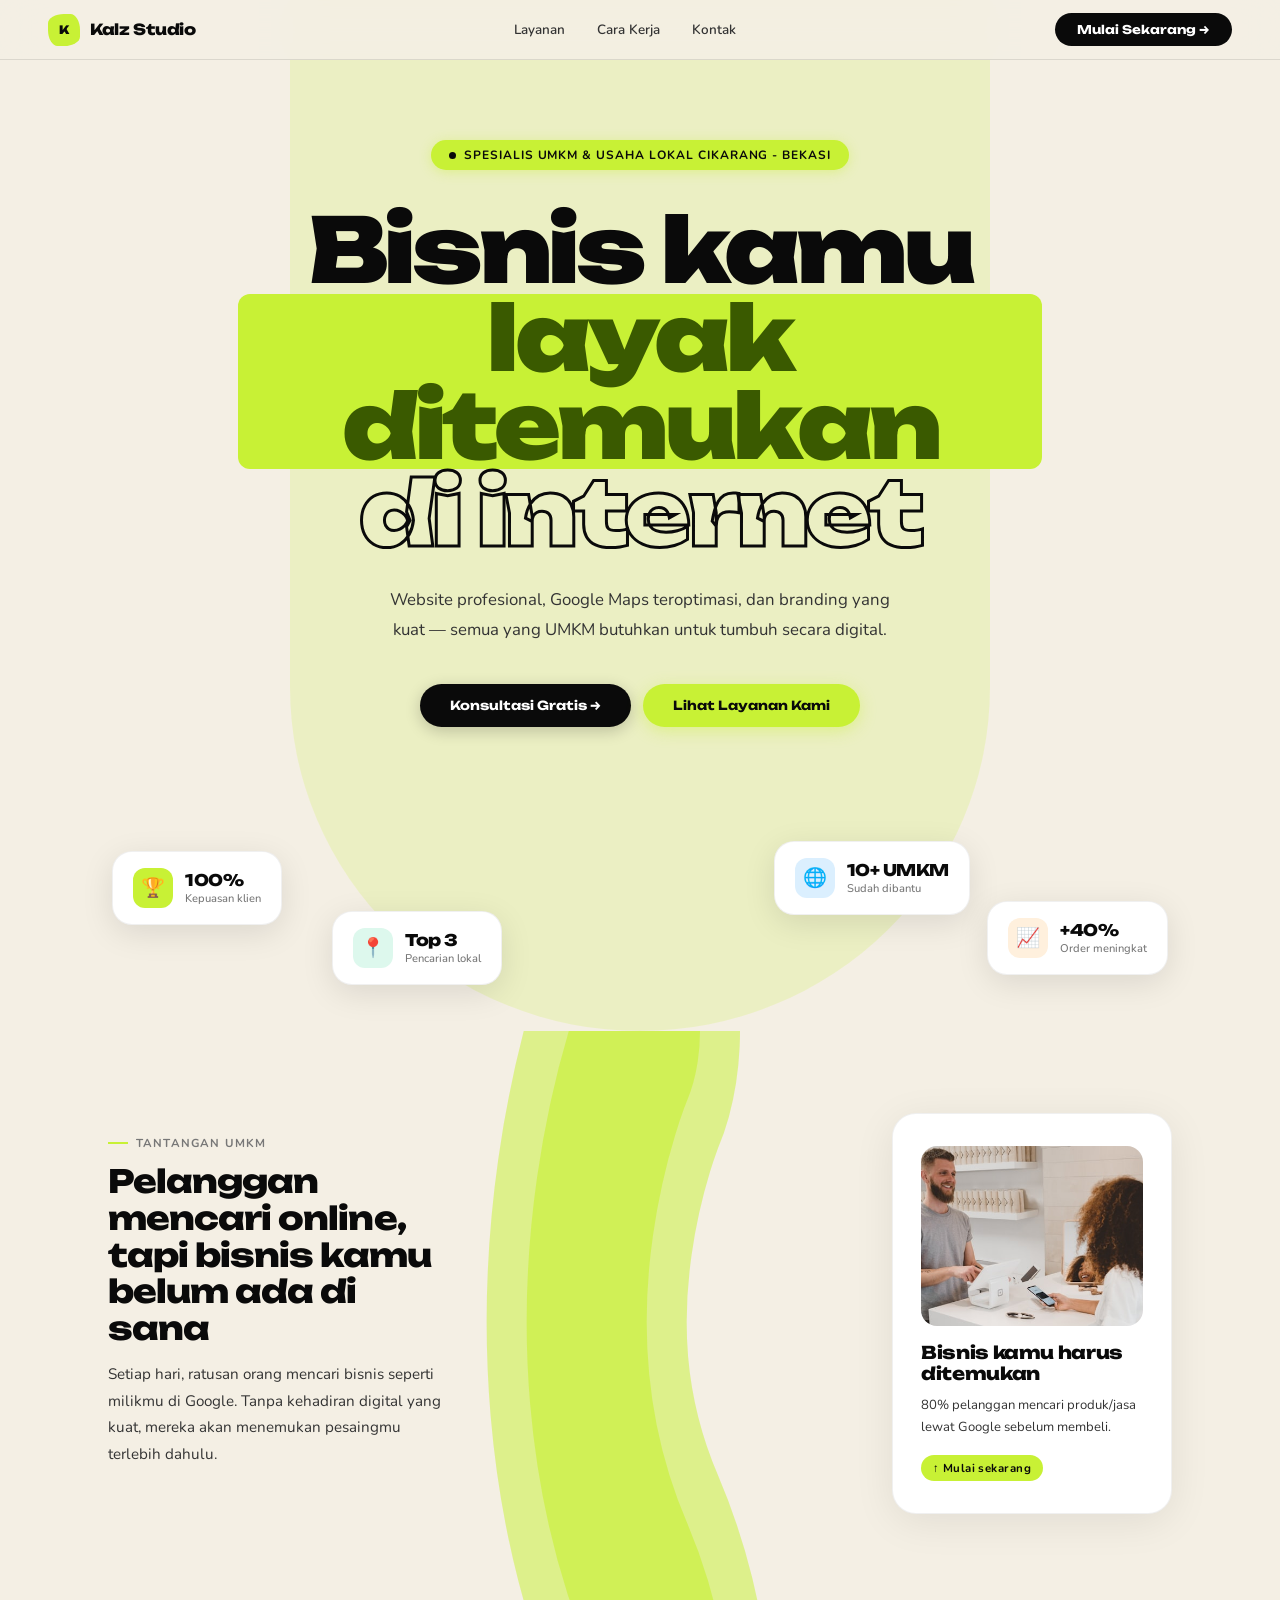
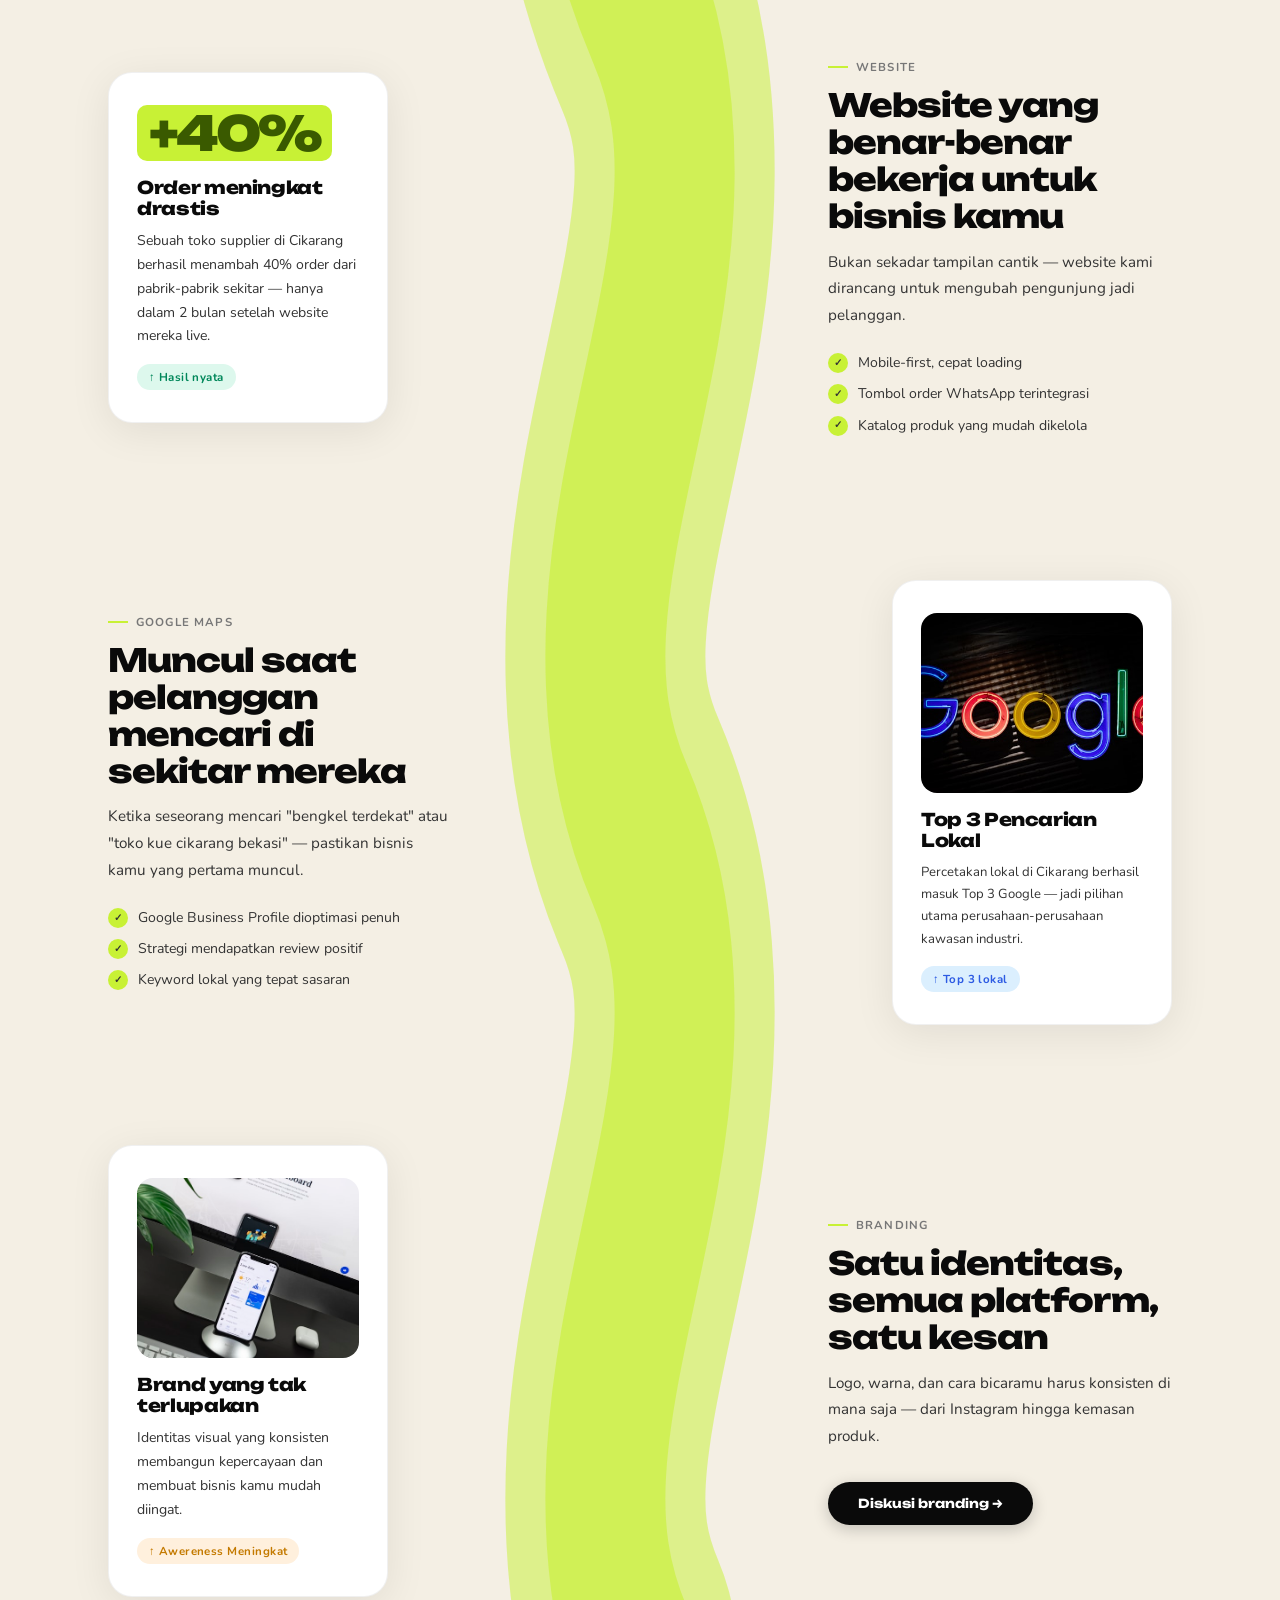
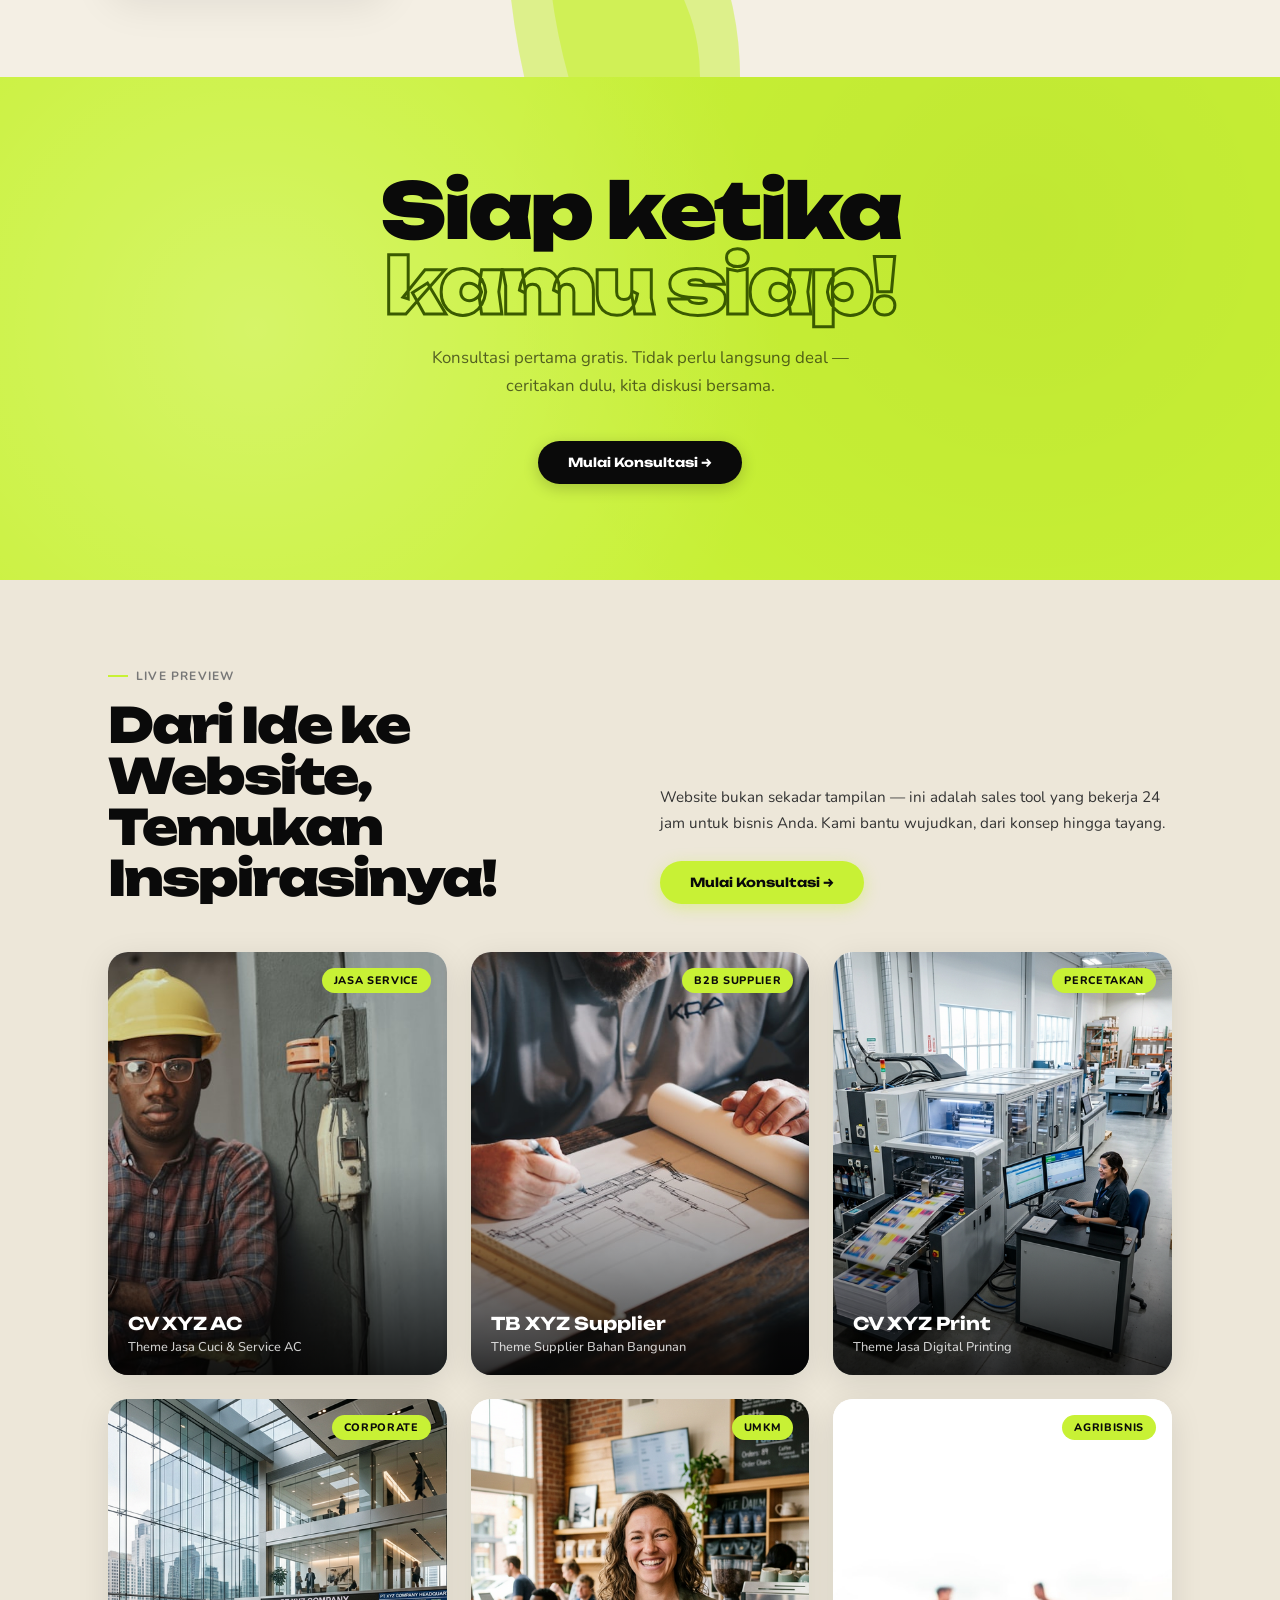
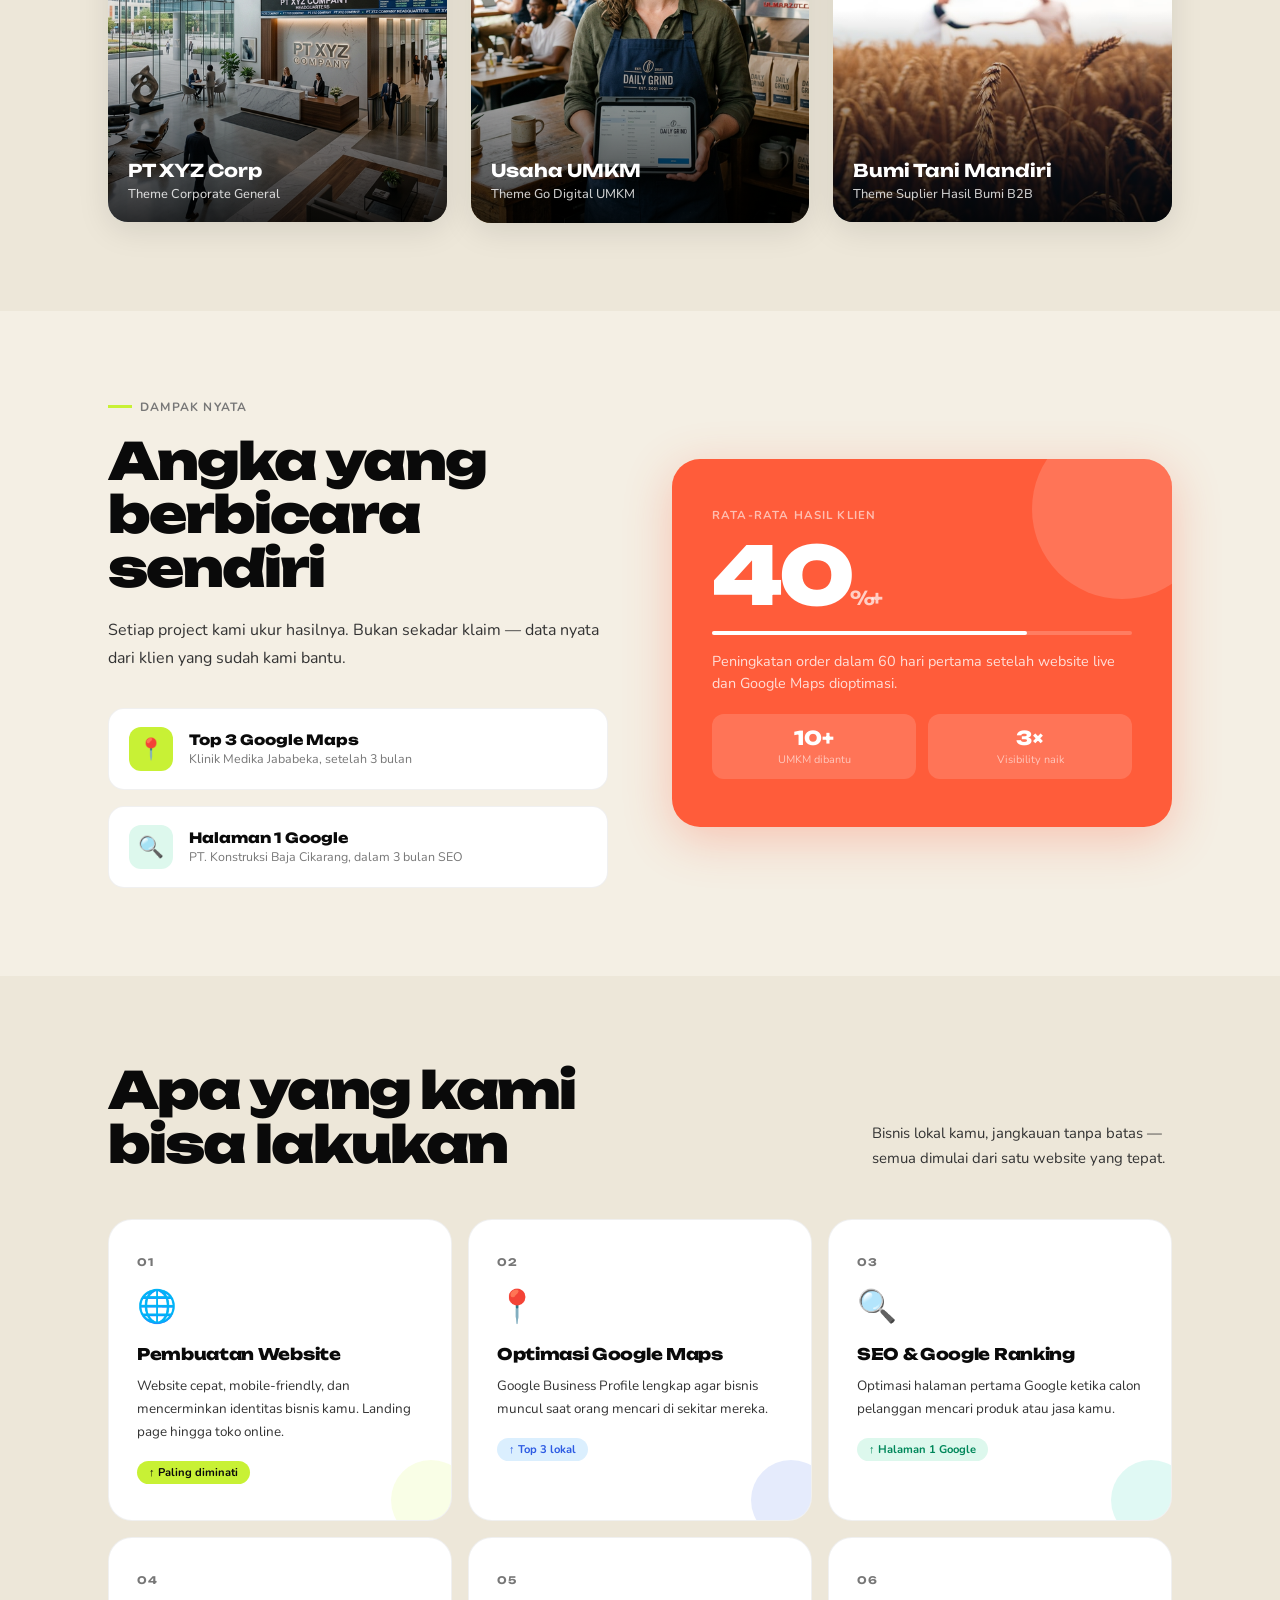
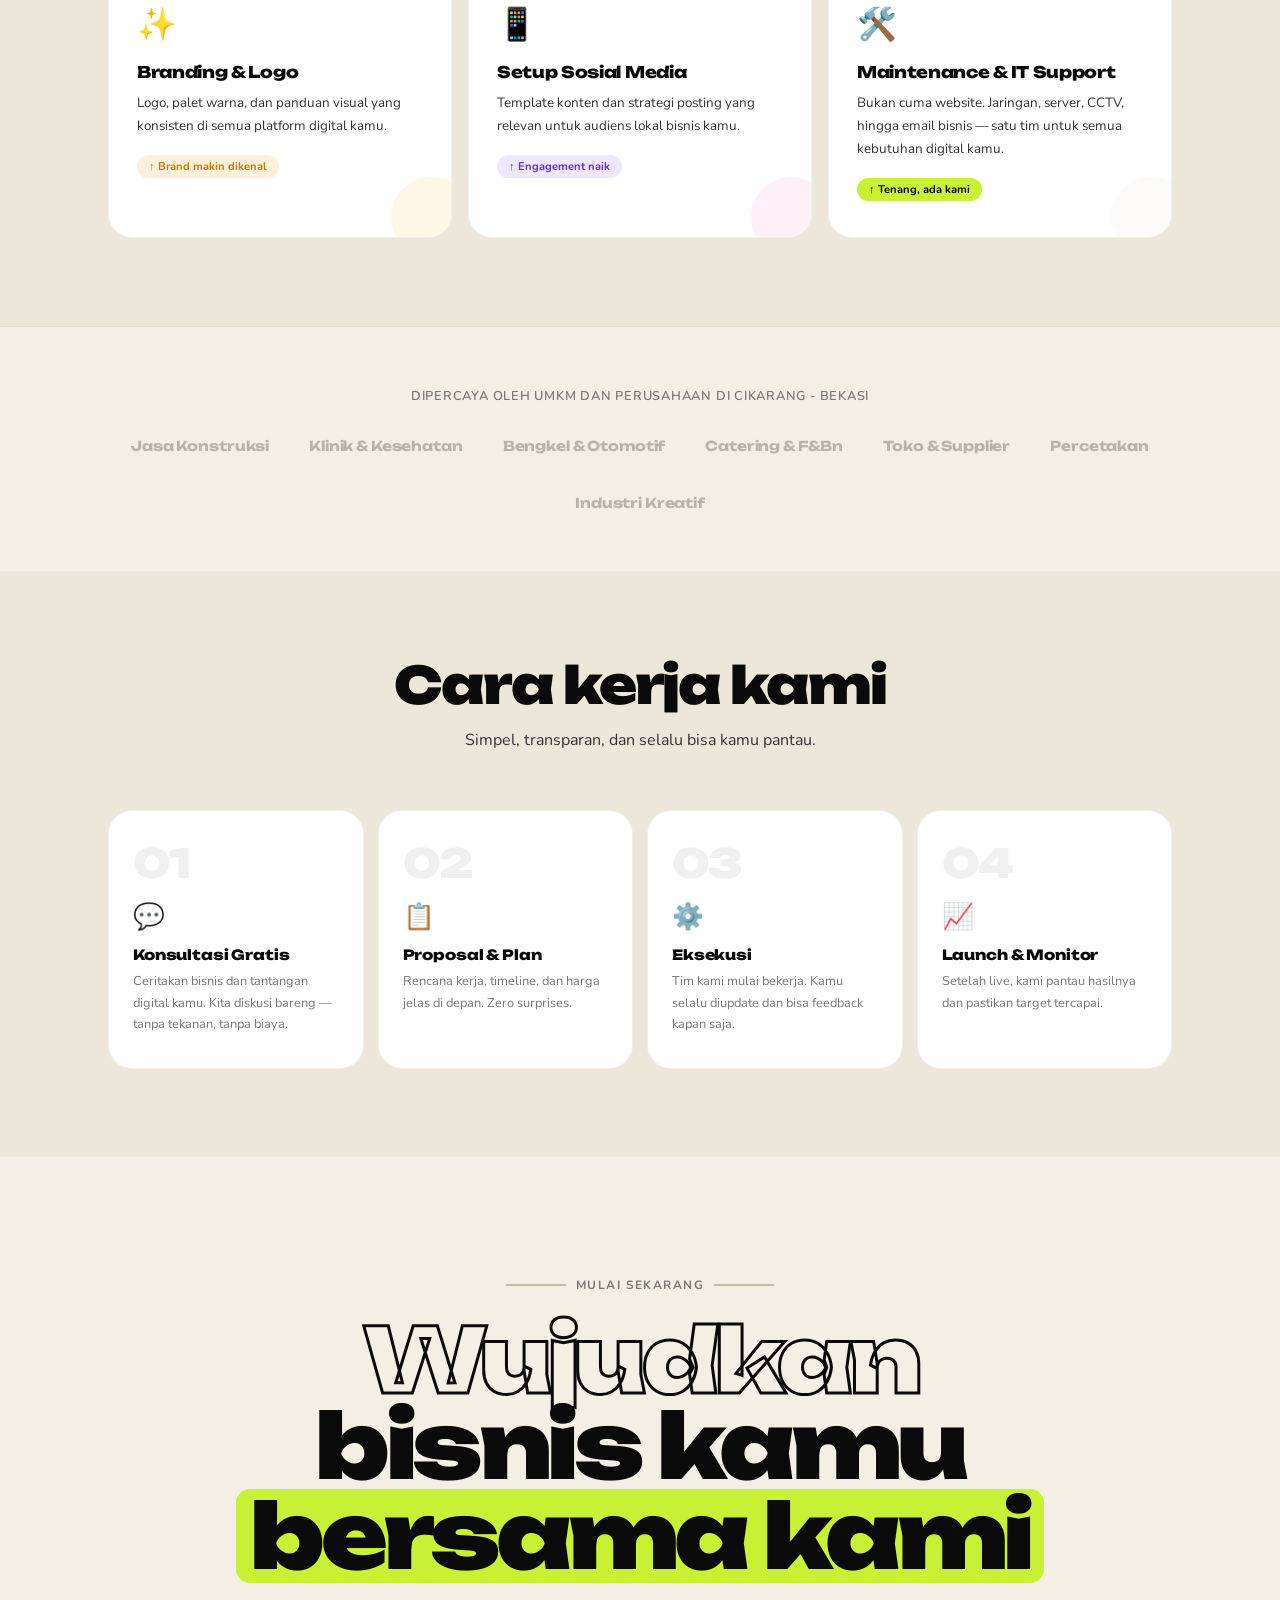
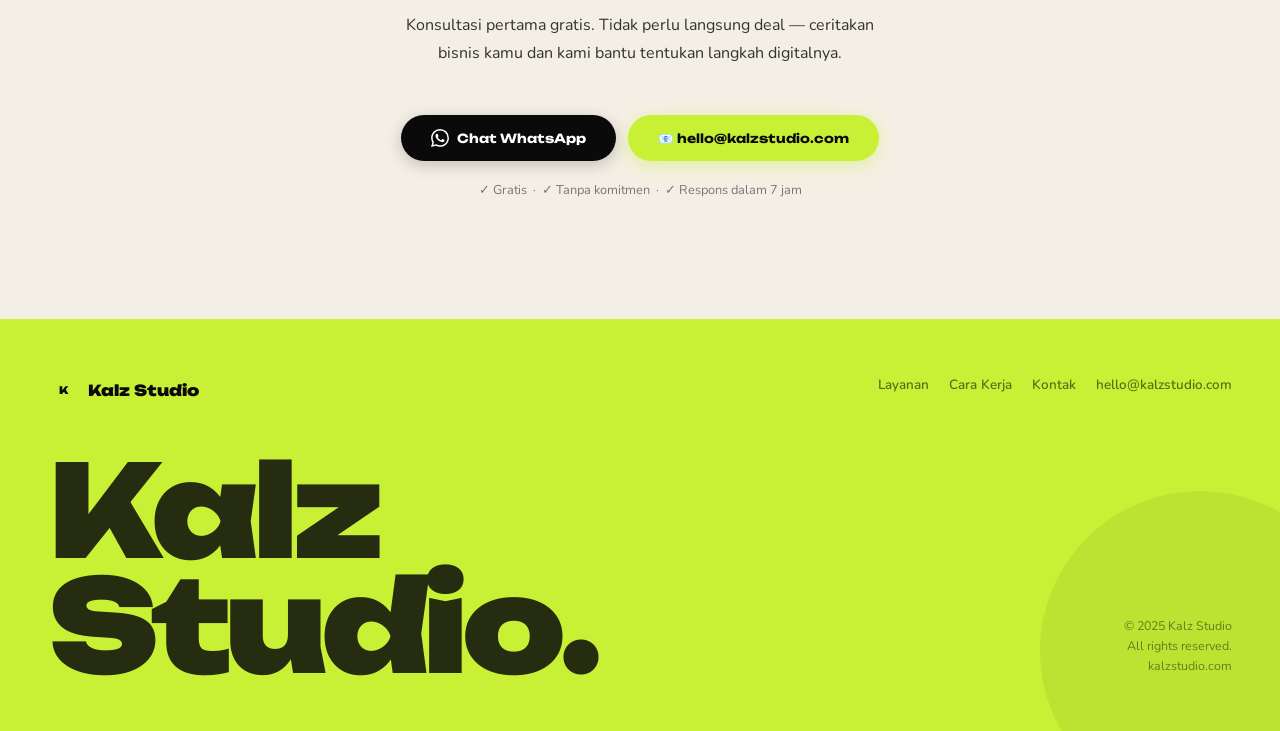
<file: index.html>
<!DOCTYPE html>
<html lang="id">

<head>
  <meta charset="UTF-8" />
  <meta name="viewport" content="width=device-width, initial-scale=1.0" />
  <title>Kalz Digital Studio | Jasa Pembuatan Website & Company Profile Cikarang - Bekasi</title>
  <meta name="description" content="Layanan jasa pembuatan website, company profile, dan optimasi Google Maps untuk UMKM dan perusahaan di Cikarang, Jababeka, MM2100, dan Bekasi." />
  <meta name="keywords" content="Jasa Pembuatan Website Cikarang, Web Developer Bekasi, Bikin Web Company Profile Jababeka, Jasa SEO Cikarang, Optimasi Google Maps UMKM" />
  <link rel="canonical" href="https://kalzstudio.com/" />
  <meta property="og:title" content="Kalz Digital Studio | Jasa Pembuatan Website & Company Profile Cikarang - Bekasi" />
  <meta property="og:description" content="Layanan jasa pembuatan website, company profile, dan optimasi Google Maps untuk UMKM dan perusahaan di Cikarang, Jababeka, MM2100, dan Bekasi." />
  <meta property="og:url" content="https://kalzstudio.com/" />
  <meta property="og:type" content="website" />
  <link rel="icon" type="image/svg+xml" href="favicon.svg" />

  <!-- OPTIMASI 1: Preconnect Google Fonts (kurangi latency) -->
  <link rel="preconnect" href="https://fonts.googleapis.com" />
  <link rel="preconnect" href="https://fonts.gstatic.com" crossorigin />

  <!-- OPTIMASI 2: Preload LCP image (hero-1.jpg adalah gambar pertama yang muncul) -->
  <link rel="preload" as="image" href="assets/img/hero-1.jpg" />

  <!-- OPTIMASI 3: Google Fonts dengan display=swap sudah bagus, tambah preconnect di atas sudah cukup -->
  <link
    href="https://fonts.googleapis.com/css2?family=Unbounded:wght@400;500;600;700;800;900&family=Nunito:ital,wght@0,300;0,400;0,500;0,600;1,400&display=swap"
    rel="stylesheet" />

  <!-- OPTIMASI 4: CSS non-blocking untuk above-the-fold, sisanya load async -->
  <link rel="stylesheet" href="style.css" />
</head>

<body>

  <!-- NAV -->
  <header class="nav">
    <a href="#" class="nav-logo">
      <span class="nav-logo-blob">K</span>
      Kalz Studio
    </a>
    <nav class="nav-links">
      <a href="#layanan">Layanan</a>
      <a href="#cara-kerja">Cara Kerja</a>
      <a href="#kontak">Kontak</a>
    </nav>
    <a href="#kontak" class="nav-cta">Mulai Sekarang →</a>
  </header>

  <!-- ═══ HERO ═══ -->
  <section class="hero">
    <div class="hero-ribbon"></div>

    <div class="hero-content reveal">
      <div class="hero-kicker">
        <span class="hero-kicker-pulse"></span>
        Spesialis UMKM & Usaha Lokal Cikarang - Bekasi
      </div>

      <h1 class="hero-title">
        Bisnis kamu<br>
        <span class="lime-word">layak ditemukan</span><br>
        <span class="stroke-word">di internet</span>
      </h1>

      <p class="hero-desc">
        Website profesional, Google Maps teroptimasi, dan branding yang kuat —
        semua yang UMKM butuhkan untuk tumbuh secara digital.
      </p>

      <div class="hero-btns">
        <a href="#kontak" class="btn-ink">Konsultasi Gratis →</a>
        <a href="#layanan" class="btn-lime">Lihat Layanan Kami</a>
      </div>
    </div>

    <!-- floating stat cards -->
    <div class="hero-floats reveal d2">
      <div class="hf hf-1">
        <div class="hf-icon hfi-l">🏆</div>
        <div>
          <div class="hf-val">100%</div>
          <div class="hf-sub">Kepuasan klien</div>
        </div>
      </div>
      <div class="hf hf-2">
        <div class="hf-icon hfi-g">📍</div>
        <div>
          <div class="hf-val">Top 3</div>
          <div class="hf-sub">Pencarian lokal</div>
        </div>
      </div>
      <div class="hf hf-3">
        <div class="hf-icon hfi-b">🌐</div>
        <div>
          <div class="hf-val">10+ UMKM</div>
          <div class="hf-sub">Sudah dibantu</div>
        </div>
      </div>
      <div class="hf hf-4">
        <div class="hf-icon hfi-o">📈</div>
        <div>
          <div class="hf-val">+40%</div>
          <div class="hf-sub">Order meningkat</div>
        </div>
      </div>
    </div>
  </section>

  <!-- ═══ RIBBON SCROLL ═══ -->
  <section class="ribbon-section">

    <div class="big-ribbon">
      <svg viewBox="0 0 340 1200" fill="none" preserveAspectRatio="none" xmlns="http://www.w3.org/2000/svg">
        <path d="M170 0 C170 0, 50 150, 170 300 C290 450, 50 600, 170 750 C290 900, 50 1050, 170 1200" stroke="#c8f135"
          stroke-width="200" stroke-linecap="round" fill="none" opacity="0.5" />
        <path d="M170 0 C170 0, 50 150, 170 300 C290 450, 50 600, 170 750 C290 900, 50 1050, 170 1200" stroke="#c8f135"
          stroke-width="120" stroke-linecap="round" fill="none" opacity="0.6" />
      </svg>
    </div>

    <div class="ribbon-rows">

      <!-- ROW 1 -->
      <div class="rrow rrow-left reveal">
        <div class="rtext">
          <div class="rt-tag">Tantangan UMKM</div>
          <h2 class="rt-title">Pelanggan mencari online, tapi bisnis kamu belum ada di sana</h2>
          <p class="rt-desc">Setiap hari, ratusan orang mencari bisnis seperti milikmu di Google. Tanpa kehadiran
            digital yang kuat, mereka akan menemukan pesaingmu terlebih dahulu.</p>
        </div>
        <div class="rrow-spacer"></div>
        <div class="rcard reveal d2">
          <!-- OPTIMASI 5: width & height mencegah layout shift (CLS), loading=lazy untuk gambar below fold -->
          <img src="assets/img/hero-1.jpg" alt="Jasa pembuatan website bengkel Cikarang" class="rcard-img"
            width="400" height="280" loading="eager" />
          <div class="rc-title">Bisnis kamu harus ditemukan</div>
          <p class="rc-desc" style="font-size:0.82rem">80% pelanggan mencari produk/jasa lewat Google sebelum membeli.</p>
          <span class="rc-pill rcp-l">↑ Mulai sekarang</span>
        </div>
      </div>

      <!-- ROW 2 -->
      <div class="rrow rrow-right reveal">
        <div class="rcard reveal d1">
          <div class="rc-num">+40%</div>
          <div class="rc-title">Order meningkat drastis</div>
          <p class="rc-desc">Sebuah toko supplier di Cikarang berhasil menambah 40% order dari pabrik-pabrik sekitar —
            hanya dalam 2 bulan setelah website mereka live.</p>
          <span class="rc-pill rcp-g">↑ Hasil nyata</span>
        </div>
        <div class="rrow-spacer"></div>
        <div class="rtext">
          <div class="rt-tag">Website</div>
          <h2 class="rt-title">Website yang benar-benar bekerja untuk bisnis kamu</h2>
          <p class="rt-desc">Bukan sekadar tampilan cantik — website kami dirancang untuk mengubah pengunjung jadi pelanggan.</p>
          <div class="rt-list">
            <div class="rtl-item"><div class="rtl-dot">✓</div><span>Mobile-first, cepat loading</span></div>
            <div class="rtl-item"><div class="rtl-dot">✓</div><span>Tombol order WhatsApp terintegrasi</span></div>
            <div class="rtl-item"><div class="rtl-dot">✓</div><span>Katalog produk yang mudah dikelola</span></div>
          </div>
        </div>
      </div>

      <!-- ROW 3 -->
      <div class="rrow rrow-left reveal">
        <div class="rtext">
          <div class="rt-tag">Google Maps</div>
          <h2 class="rt-title">Muncul saat pelanggan mencari di sekitar mereka</h2>
          <p class="rt-desc">Ketika seseorang mencari "bengkel terdekat" atau "toko kue cikarang bekasi" — pastikan bisnis kamu yang pertama muncul.</p>
          <div class="rt-list">
            <div class="rtl-item"><div class="rtl-dot">✓</div><span>Google Business Profile dioptimasi penuh</span></div>
            <div class="rtl-item"><div class="rtl-dot">✓</div><span>Strategi mendapatkan review positif</span></div>
            <div class="rtl-item"><div class="rtl-dot">✓</div><span>Keyword lokal yang tepat sasaran</span></div>
          </div>
        </div>
        <div class="rrow-spacer"></div>
        <div class="rcard reveal d2">
          <img src="assets/img/hero-2.jpg" alt="Optimasi Google Maps Cikarang" class="rcard-img"
            width="400" height="280" loading="lazy" />
          <div class="rc-title">Top 3 Pencarian Lokal</div>
          <p class="rc-desc" style="font-size:0.82rem">Percetakan lokal di Cikarang berhasil masuk Top 3 Google — jadi pilihan utama perusahaan-perusahaan kawasan industri.</p>
          <span class="rc-pill rcp-b">↑ Top 3 lokal</span>
        </div>
      </div>

      <!-- ROW 4 -->
      <div class="rrow rrow-right reveal">
        <div class="rcard reveal d1">
          <img src="assets/img/hero-3.jpg" alt="Jasa pembuatan company profile kontraktor Bekasi" class="rcard-img"
            width="400" height="280" loading="lazy" />
          <div class="rc-title">Brand yang tak terlupakan</div>
          <p class="rc-desc">Identitas visual yang konsisten membangun kepercayaan dan membuat bisnis kamu mudah diingat.</p>
          <span class="rc-pill rcp-o">↑ Awereness Meningkat</span>
        </div>
        <div class="rrow-spacer"></div>
        <div class="rtext">
          <div class="rt-tag">Branding</div>
          <h2 class="rt-title">Satu identitas, semua platform, satu kesan</h2>
          <p class="rt-desc">Logo, warna, dan cara bicaramu harus konsisten di mana saja — dari Instagram hingga kemasan produk.</p>
          <a href="#kontak" class="btn-ink" style="display:inline-flex;align-items:center;gap:8px;margin-top:8px">Diskusi branding →</a>
        </div>
      </div>

    </div>
  </section>

  <!-- ═══ READY ═══ -->
  <section class="ready-section">
    <h2 class="ready-title">Siap ketika<br><span class="outline">kamu siap!</span></h2>
    <p class="ready-sub">Konsultasi pertama gratis. Tidak perlu langsung deal — ceritakan dulu, kita diskusi bersama.</p>
    <div class="ready-btns">
      <a href="#kontak" class="btn-ink">Mulai Konsultasi →</a>
    </div>
  </section>

  <!-- ═══ PHOTO COLLAGE ═══ -->
  <section class="collage">
    <div class="collage-inner">
      <div class="collage-header">
        <div class="collage-header-grid">
          <div class="reveal">
            <div style="font-size:0.75rem;font-weight:700;letter-spacing:.1em;text-transform:uppercase;color:var(--ink-3);margin-bottom:16px;display:flex;align-items:center;gap:8px">
              <span style="width:20px;height:2px;background:var(--lime);display:inline-block"></span>Live Preview
            </div>
            <h2 style="font-family:'Unbounded',sans-serif;font-size:clamp(2rem,3.8vw,3.2rem);font-weight:900;letter-spacing:-0.04em;line-height:1.05">
              Dari Ide ke Website, Temukan Inspirasinya!</h2>
          </div>
          <div class="reveal d1">
            <p style="font-size:0.95rem;color:var(--ink-2);line-height:1.75;margin-bottom:24px">Website bukan sekadar tampilan — ini adalah sales tool yang bekerja 24 jam untuk bisnis Anda. Kami bantu wujudkan, dari konsep hingga tayang.</p>
            <a href="#kontak" class="btn-lime">Mulai Konsultasi →</a>
          </div>
        </div>
      </div>

      <div class="collage-grid reveal">
        <a href="sample-1.html" target="_blank" class="cg-photo">
          <img src="assets/img/ac-hero.jpg" alt="Theme Jasa AC" width="600" height="400" loading="lazy" />
          <div class="cg-photo-overlay"></div>
          <span class="cg-tag">Jasa Service</span>
          <div class="cg-title">CV XYZ AC<br><span style="font-size:0.8rem;font-weight:500;font-family:'Nunito',sans-serif;opacity:0.8;display:block;margin-top:6px">Theme Jasa Cuci & Service AC</span></div>
          <div class="cg-preview-btn">Live Preview ↗</div>
        </a>
        <a href="sample-2.html" target="_blank" class="cg-photo">
          <img src="assets/img/b2b-hero.jpg" alt="Theme Supplier Konstruksi" width="600" height="400" loading="lazy" />
          <div class="cg-photo-overlay"></div>
          <span class="cg-tag">B2B Supplier</span>
          <div class="cg-title">TB XYZ Supplier<br><span style="font-size:0.8rem;font-weight:500;font-family:'Nunito',sans-serif;opacity:0.8;display:block;margin-top:6px">Theme Supplier Bahan Bangunan</span></div>
          <div class="cg-preview-btn">Live Preview ↗</div>
        </a>
        <a href="sample-3.html" target="_blank" class="cg-photo">
          <img src="assets/img/print-hero.jpg" alt="Theme Percetakan" width="600" height="400" loading="lazy" />
          <div class="cg-photo-overlay"></div>
          <span class="cg-tag">Percetakan</span>
          <div class="cg-title">CV XYZ Print<br><span style="font-size:0.8rem;font-weight:500;font-family:'Nunito',sans-serif;opacity:0.8;display:block;margin-top:6px">Theme Jasa Digital Printing</span></div>
          <div class="cg-preview-btn">Live Preview ↗</div>
        </a>
        <a href="sample-4.html" target="_blank" class="cg-photo">
          <img src="assets/img/corp_hero.jpg" alt="Theme Corporate" width="600" height="400" loading="lazy" />
          <div class="cg-photo-overlay"></div>
          <span class="cg-tag">Corporate</span>
          <div class="cg-title">PT XYZ Corp<br><span style="font-size:0.8rem;font-weight:500;font-family:'Nunito',sans-serif;opacity:0.8;display:block;margin-top:6px">Theme Corporate General</span></div>
          <div class="cg-preview-btn">Live Preview ↗</div>
        </a>
        <a href="sample-5.html" target="_blank" class="cg-photo">
          <img src="assets/img/umkm_hero.jpg" alt="Theme UMKM Go Digital" width="600" height="400" loading="lazy" />
          <div class="cg-photo-overlay"></div>
          <span class="cg-tag">UMKM</span>
          <div class="cg-title">Usaha UMKM<br><span style="font-size:0.8rem;font-weight:500;font-family:'Nunito',sans-serif;opacity:0.8;display:block;margin-top:6px">Theme Go Digital UMKM</span></div>
          <div class="cg-preview-btn">Live Preview ↗</div>
        </a>
        <a href="sample-6.html" target="_blank" class="cg-photo">
          <img src="assets/img/farm-hero.jpg" alt="Theme Pertanian B2B" width="600" height="400" loading="lazy" />
          <div class="cg-photo-overlay"></div>
          <span class="cg-tag">Agribisnis</span>
          <div class="cg-title">Bumi Tani Mandiri<br><span style="font-size:0.8rem;font-weight:500;font-family:'Nunito',sans-serif;opacity:0.8;display:block;margin-top:6px">Theme Suplier Hasil Bumi B2B</span></div>
          <div class="cg-preview-btn">Live Preview ↗</div>
        </a>
      </div>
    </div>
  </section>

  <!-- ═══ NUMBERS ═══ -->
  <section class="numbers">
    <div class="numbers-inner">
      <div class="nb-left reveal">
        <div class="section-tag">Dampak Nyata</div>
        <h2 class="nb-title">Angka yang berbicara sendiri</h2>
        <p class="nb-desc">Setiap project kami ukur hasilnya. Bukan sekadar klaim — data nyata dari klien yang sudah kami bantu.</p>
        <div style="display:flex;flex-direction:column;gap:16px">
          <div style="display:flex;align-items:center;gap:16px;background:var(--white);border-radius:16px;padding:18px 20px;border:1.5px solid rgba(0,0,0,.06)">
            <div style="width:44px;height:44px;border-radius:12px;background:var(--lime);display:flex;align-items:center;justify-content:center;font-size:1.3rem;flex-shrink:0">📍</div>
            <div>
              <div style="font-family:'Unbounded',sans-serif;font-size:0.88rem;font-weight:800;color:var(--ink);margin-bottom:2px">Top 3 Google Maps</div>
              <div style="font-size:0.78rem;color:var(--ink-3)">Klinik Medika Jababeka, setelah 3 bulan</div>
            </div>
          </div>
          <div style="display:flex;align-items:center;gap:16px;background:var(--white);border-radius:16px;padding:18px 20px;border:1.5px solid rgba(0,0,0,.06)">
            <div style="width:44px;height:44px;border-radius:12px;background:#ddf8ed;display:flex;align-items:center;justify-content:center;font-size:1.3rem;flex-shrink:0">🔍</div>
            <div>
              <div style="font-family:'Unbounded',sans-serif;font-size:0.88rem;font-weight:800;color:var(--ink);margin-bottom:2px">Halaman 1 Google</div>
              <div style="font-size:0.78rem;color:var(--ink-3)">PT. Konstruksi Baja Cikarang, dalam 3 bulan SEO</div>
            </div>
          </div>
        </div>
      </div>
      <div class="reveal d1">
        <div class="nb-big-card">
          <div style="font-size:0.72rem;font-weight:700;letter-spacing:.1em;text-transform:uppercase;color:rgba(255,255,255,.6);margin-bottom:12px">Rata-rata hasil klien</div>
          <div class="nb-num">40<span class="nb-unit">%+</span></div>
          <div style="height:4px;background:rgba(255,255,255,.2);border-radius:100px;margin:16px 0">
            <div style="height:100%;width:75%;background:white;border-radius:100px"></div>
          </div>
          <p class="nb-caption">Peningkatan order dalam 60 hari pertama setelah website live dan Google Maps dioptimasi.</p>
          <div style="display:flex;gap:12px;margin-top:20px">
            <div style="flex:1;background:rgba(255,255,255,.15);border-radius:12px;padding:12px;text-align:center">
              <div style="font-family:'Unbounded',sans-serif;font-size:1.2rem;font-weight:800;color:white">10+</div>
              <div style="font-size:0.68rem;color:rgba(255,255,255,.6);margin-top:2px">UMKM dibantu</div>
            </div>
            <div style="flex:1;background:rgba(255,255,255,.15);border-radius:12px;padding:12px;text-align:center">
              <div style="font-family:'Unbounded',sans-serif;font-size:1.2rem;font-weight:800;color:white">3×</div>
              <div style="font-size:0.68rem;color:rgba(255,255,255,.6);margin-top:2px">Visibility naik</div>
            </div>
          </div>
        </div>
      </div>
    </div>
  </section>

  <!-- ═══ SERVICES ═══ -->
  <section class="services" id="layanan">
    <div class="services-inner">
      <div class="svc-header reveal">
        <h2 class="svc-title">Apa yang kami<br>bisa lakukan</h2>
        <p class="svc-sub">Bisnis lokal kamu, jangkauan tanpa batas — semua dimulai dari satu website yang tepat.</p>
      </div>
      <div class="svc-grid">
        <div class="sv reveal">
          <div class="sv-deco" style="background:var(--lime)"></div>
          <div class="sv-num">01</div>
          <span class="sv-icon">🌐</span>
          <div class="sv-name">Pembuatan Website</div>
          <p class="sv-desc">Website cepat, mobile-friendly, dan mencerminkan identitas bisnis kamu. Landing page hingga toko online.</p>
          <span class="sv-pill sp-l">↑ Paling diminati</span>
        </div>
        <div class="sv reveal d1">
          <div class="sv-deco" style="background:var(--blue)"></div>
          <div class="sv-num">02</div>
          <span class="sv-icon">📍</span>
          <div class="sv-name">Optimasi Google Maps</div>
          <p class="sv-desc">Google Business Profile lengkap agar bisnis muncul saat orang mencari di sekitar mereka.</p>
          <span class="sv-pill sp-b">↑ Top 3 lokal</span>
        </div>
        <div class="sv reveal d2">
          <div class="sv-deco" style="background:var(--mint)"></div>
          <div class="sv-num">03</div>
          <span class="sv-icon">🔍</span>
          <div class="sv-name">SEO & Google Ranking</div>
          <p class="sv-desc">Optimasi halaman pertama Google ketika calon pelanggan mencari produk atau jasa kamu.</p>
          <span class="sv-pill sp-g">↑ Halaman 1 Google</span>
        </div>
        <div class="sv reveal">
          <div class="sv-deco" style="background:var(--amber)"></div>
          <div class="sv-num">04</div>
          <span class="sv-icon">✨</span>
          <div class="sv-name">Branding & Logo</div>
          <p class="sv-desc">Logo, palet warna, dan panduan visual yang konsisten di semua platform digital kamu.</p>
          <span class="sv-pill sp-o">↑ Brand makin dikenal</span>
        </div>
        <div class="sv reveal d1">
          <div class="sv-deco" style="background:var(--pink)"></div>
          <div class="sv-num">05</div>
          <span class="sv-icon">📱</span>
          <div class="sv-name">Setup Sosial Media</div>
          <p class="sv-desc">Template konten dan strategi posting yang relevan untuk audiens lokal bisnis kamu.</p>
          <span class="sv-pill sp-v">↑ Engagement naik</span>
        </div>
        <div class="sv reveal d2">
          <div class="sv-deco" style="background:var(--cream-3)"></div>
          <div class="sv-num">06</div>
          <span class="sv-icon">🛠️</span>
          <div class="sv-name">Maintenance & IT Support</div>
          <p class="sv-desc">Bukan cuma website. Jaringan, server, CCTV, hingga email bisnis — satu tim untuk semua kebutuhan digital kamu.</p>
          <span class="sv-pill sp-l">↑ Tenang, ada kami</span>
        </div>
      </div>
    </div>
  </section>

  <!-- BRANDS -->
  <section class="brands">
    <div class="brands-inner">
      <p class="brands-label">Dipercaya oleh UMKM dan Perusahaan di Cikarang - Bekasi</p>
      <div class="brands-row">
        <span class="brand-item">Jasa Konstruksi</span>
        <span class="brand-item">Klinik & Kesehatan</span>
        <span class="brand-item">Bengkel & Otomotif</span>
        <span class="brand-item">Catering & F&Bn</span>
        <span class="brand-item">Toko & Supplier</span>
        <span class="brand-item">Percetakan</span>
        <span class="brand-item">Industri Kreatif</span>
      </div>
    </div>
  </section>

  <!-- ═══ PROCESS ═══ -->
  <section class="process" id="cara-kerja">
    <div class="process-inner">
      <div class="proc-head reveal">
        <h2 class="proc-title">Cara kerja kami</h2>
        <p class="proc-sub">Simpel, transparan, dan selalu bisa kamu pantau.</p>
      </div>
      <div class="proc-grid">
        <div class="pg reveal">
          <div class="pg-line"></div>
          <div class="pg-num">01</div>
          <div class="pg-icon">💬</div>
          <div class="pg-title">Konsultasi Gratis</div>
          <p class="pg-desc">Ceritakan bisnis dan tantangan digital kamu. Kita diskusi bareng — tanpa tekanan, tanpa biaya.</p>
        </div>
        <div class="pg reveal d1">
          <div class="pg-line"></div>
          <div class="pg-num">02</div>
          <div class="pg-icon">📋</div>
          <div class="pg-title">Proposal & Plan</div>
          <p class="pg-desc">Rencana kerja, timeline, dan harga jelas di depan. Zero surprises.</p>
        </div>
        <div class="pg reveal d2">
          <div class="pg-line"></div>
          <div class="pg-num">03</div>
          <div class="pg-icon">⚙️</div>
          <div class="pg-title">Eksekusi</div>
          <p class="pg-desc">Tim kami mulai bekerja. Kamu selalu diupdate dan bisa feedback kapan saja.</p>
        </div>
        <div class="pg reveal d3">
          <div class="pg-line"></div>
          <div class="pg-num">04</div>
          <div class="pg-icon">📈</div>
          <div class="pg-title">Launch & Monitor</div>
          <p class="pg-desc">Setelah live, kami pantau hasilnya dan pastikan target tercapai.</p>
        </div>
      </div>
    </div>
  </section>

  <!-- ═══ CTA ═══ -->
  <section class="cta" id="kontak">
    <div class="cta-inner reveal">
      <div class="cta-pre">Mulai Sekarang</div>
      <h2 class="cta-title">
        <span class="outline-cta">Wujudkan</span><br>
        bisnis kamu<br>
        <span class="lime-bg-cta">bersama kami</span>
      </h2>
      <p class="cta-desc">Konsultasi pertama gratis. Tidak perlu langsung deal — ceritakan bisnis kamu dan kami bantu tentukan langkah digitalnya.</p>
      <div class="cta-btns">
        <a href="https://wa.me/6288291388653?text=Halo%20Kalz%20Studio%2C%20saya%20ingin%20konsultasi%20gratis"
          target="_blank" class="btn-ink">
          <svg width="18" height="18" viewBox="0 0 24 24" fill="white">
            <path d="M17.472 14.382c-.297-.149-1.758-.867-2.03-.967-.273-.099-.471-.148-.67.15-.197.297-.767.966-.94 1.164-.173.199-.347.223-.644.075-.297-.15-1.255-.463-2.39-1.475-.883-.788-1.48-1.761-1.653-2.059-.173-.297-.018-.458.13-.606.134-.133.298-.347.446-.52.149-.174.198-.298.298-.497.099-.198.05-.371-.025-.52-.075-.149-.669-1.612-.916-2.207-.242-.579-.487-.5-.669-.51-.173-.008-.371-.01-.57-.01-.198 0-.52.074-.792.372-.272.297-1.04 1.016-1.04 2.479 0 1.462 1.065 2.875 1.213 3.074.149.198 2.096 3.2 5.077 4.487.709.306 1.262.489 1.694.625.712.227 1.36.195 1.871.118.571-.085 1.758-.719 2.006-1.413.248-.694.248-1.289.173-1.413-.074-.124-.272-.198-.57-.347m-5.421 7.403h-.004a9.87 9.87 0 01-5.031-1.378l-.361-.214-3.741.982.998-3.648-.235-.374a9.86 9.86 0 01-1.51-5.26c.001-5.45 4.436-9.884 9.888-9.884 2.64 0 5.122 1.03 6.988 2.898a9.825 9.825 0 012.893 6.994c-.003 5.45-4.437 9.884-9.885 9.884m8.413-18.297A11.815 11.815 0 0012.05 0C5.495 0 .16 5.335.157 11.892c0 2.096.547 4.142 1.588 5.945L.057 24l6.305-1.654a11.882 11.882 0 005.683 1.448h.005c6.554 0 11.89-5.335 11.893-11.893a11.821 11.821 0 00-3.48-8.413z" />
          </svg>
          Chat WhatsApp
        </a>
        <a href="mailto:hello@kalzstudio.com" class="btn-lime">📧 hello@kalzstudio.com</a>
      </div>
      <p class="cta-note">✓ Gratis &nbsp;·&nbsp; ✓ Tanpa komitmen &nbsp;·&nbsp; ✓ Respons dalam 7 jam</p>
    </div>
  </section>

  <!-- ═══ FOOTER ═══ -->
  <footer class="footer">
    <div class="footer-top">
      <div class="footer-brand">
        <span class="nav-logo-blob" style="width:30px;height:30px;font-size:0.65rem">K</span>
        Kalz Studio
      </div>
      <nav class="footer-links">
        <a href="#layanan">Layanan</a>
        <a href="#cara-kerja">Cara Kerja</a>
        <a href="#kontak">Kontak</a>
        <a href="mailto:hello@kalzstudio.com">hello@kalzstudio.com</a>
      </nav>
    </div>
    <div class="footer-bottom">
      <div class="footer-big">Kalz<br>Studio.</div>
      <div class="footer-copy">
        © 2025 Kalz Studio<br>
        All rights reserved.<br>
        kalzstudio.com
      </div>
    </div>
  </footer>

  <!-- OPTIMASI 6: defer script.js agar tidak blocking render -->
  <script src="script.js" defer></script>
</body>

</html>
</file>
<file: style.css>
*,*::before,*::after{box-sizing:border-box;margin:0;padding:0}
img{display:block;max-width:100%}
a{text-decoration:none;color:inherit}
ul{list-style:none}

:root{
  --cream:   #f4efe4;
  --cream-2: #ede7d9;
  --cream-3: #e5deca;
  --lime:    #c8f135;
  --lime-2:  #aad420;
  --lime-dark:#3a5a00;
  --coral:   #ff5c3a;
  --blue:    #2d5be3;
  --pink:    #ff7eb3;
  --amber:   #ffb830;
  --mint:    #00c9a0;
  --violet:  #8b5cf6;
  --ink:     #0a0a0a;
  --ink-2:   #333;
  --ink-3:   #777;
  --white:   #fff;
  --border:  rgba(0,0,0,.1);
}

html{scroll-behavior:smooth}
body{
  font-family:'Nunito',sans-serif;
  background:var(--cream);
  color:var(--ink);
  overflow-x:hidden;
}

/* ── NAV ── */
.nav{
  position:fixed;top:0;left:0;right:0;z-index:300;
  height:60px;
  display:flex;align-items:center;justify-content:space-between;
  padding:0 48px;
  background:rgba(244,239,228,.92);
  backdrop-filter:blur(20px);
  border-bottom:1px solid var(--border);
}
.nav-logo{
  font-family:'Unbounded',sans-serif;
  font-weight:800;font-size:0.95rem;
  letter-spacing:-0.02em;
  display:flex;align-items:center;gap:10px;
}
.nav-logo-blob{
  width:32px;height:32px;
  background:var(--lime);
  border-radius:50% 30% 50% 30% / 30% 50% 30% 50%;
  display:flex;align-items:center;justify-content:center;
  font-size:0.72rem;font-weight:900;color:var(--ink);
  animation:blob-spin 8s ease-in-out infinite;
}
@keyframes blob-spin{
  0%,100%{border-radius:50% 30% 50% 30%/30% 50% 30% 50%}
  33%{border-radius:30% 50% 30% 50%/50% 30% 50% 30%}
  66%{border-radius:50% 40% 60% 40%/40% 60% 40% 60%}
}
.nav-links{display:flex;gap:4px}
.nav-links a{
  font-size:0.84rem;font-weight:600;color:var(--ink-2);
  padding:6px 14px;border-radius:100px;
  transition:background .2s,color .2s;
}
.nav-links a:hover{background:var(--lime);color:var(--ink)}
.nav-cta{
  background:var(--ink);color:var(--white);
  padding:9px 22px;border-radius:100px;
  font-size:0.84rem;font-weight:700;
  font-family:'Unbounded',sans-serif;font-size:0.75rem;
  transition:background .2s,transform .2s;
}
.nav-cta:hover{background:var(--lime);color:var(--ink);transform:scale(1.03)}

/* ── HERO ── */
.hero{
  min-height:100vh;
  padding-top:60px;
  position:relative;
  overflow:hidden;
  display:flex;flex-direction:column;
  align-items:center;
  background:var(--cream);
}

/* big green ribbon/blob behind hero */
.hero-ribbon{
  position:absolute;
  top:0;left:50%;
  transform:translateX(-50%);
  width:700px;height:100%;
  background:var(--lime);
  border-radius:0 0 60% 60% / 0 0 40% 40%;
  z-index:0;
  opacity:.18;
  filter:blur(0);
  pointer-events:none;
}

.hero-content{
  position:relative;z-index:1;
  text-align:center;
  padding:80px 48px 40px;
  max-width:900px;
}

.hero-kicker{
  display:inline-flex;align-items:center;gap:8px;
  background:var(--lime);color:var(--ink);
  font-size:0.75rem;font-weight:700;
  letter-spacing:.08em;text-transform:uppercase;
  padding:7px 18px;border-radius:100px;
  margin-bottom:36px;
  box-shadow:0 2px 12px rgba(200,241,53,.4);
}
.hero-kicker-pulse{
  width:7px;height:7px;border-radius:50%;
  background:var(--ink);
  animation:pulse 2s ease-in-out infinite;
}
@keyframes pulse{
  0%,100%{transform:scale(1);opacity:1}
  50%{transform:scale(1.4);opacity:.6}
}

.hero-title{
  font-family:'Unbounded',sans-serif;
  font-size:clamp(2.8rem,7vw,6.8rem);
  font-weight:900;
  line-height:.98;
  letter-spacing:-0.04em;
  color:var(--ink);
  margin-bottom:28px;
}
.hero-title .stroke-word{
  -webkit-text-stroke:3px var(--ink);
  color:transparent;
  display:inline-block;
}
.hero-title .lime-word{
  color:var(--lime-dark);
  background:var(--lime);
  padding:0 12px;
  border-radius:12px;
  display:inline-block;
}

.hero-desc{
  font-size:1.05rem;color:var(--ink-2);
  line-height:1.75;max-width:520px;
  margin:0 auto 40px;font-weight:400;
}

.hero-btns{display:flex;gap:12px;justify-content:center;flex-wrap:wrap;margin-bottom:64px}
.btn-ink{
  background:var(--ink);color:var(--white);
  padding:14px 30px;border-radius:100px;
  font-family:'Unbounded',sans-serif;
  font-size:0.78rem;font-weight:700;
  display:inline-flex;align-items:center;gap:8px;
  transition:transform .2s,box-shadow .2s;
  box-shadow:0 4px 16px rgba(0,0,0,.2);
}
.btn-ink:hover{transform:translateY(-3px) scale(1.02);box-shadow:0 10px 32px rgba(0,0,0,.25)}
.btn-lime{
  background:var(--lime);color:var(--ink);
  padding:14px 30px;border-radius:100px;
  font-family:'Unbounded',sans-serif;
  font-size:0.78rem;font-weight:700;
  display:inline-flex;align-items:center;gap:8px;
  transition:transform .2s,box-shadow .2s;
  box-shadow:0 4px 16px rgba(200,241,53,.4);
}
.btn-lime:hover{transform:translateY(-3px) scale(1.02);box-shadow:0 10px 32px rgba(200,241,53,.5)}

/* hero floating cards */
.hero-floats{
  position:relative;z-index:1;
  width:100%;max-width:1100px;
  height:200px;
  margin:0 auto;
}
.hf{
  position:absolute;
  background:var(--white);
  border-radius:20px;
  padding:16px 20px;
  box-shadow:0 8px 32px rgba(0,0,0,.1);
  display:flex;align-items:center;gap:12px;
  animation:hf-float 5s ease-in-out infinite;
  border:1.5px solid rgba(0,0,0,.06);
}
.hf:nth-child(2){animation-delay:-1.7s}
.hf:nth-child(3){animation-delay:-3.3s}
.hf:nth-child(4){animation-delay:-2.1s}
@keyframes hf-float{
  0%,100%{transform:translateY(0) rotate(var(--rot,0deg))}
  50%{transform:translateY(-10px) rotate(calc(var(--rot,0deg) * -1))}
}
.hf-1{left:2%;top:20px;--rot:-2deg}
.hf-2{left:22%;top:80px;--rot:1.5deg}
.hf-3{right:20%;top:10px;--rot:-1.5deg}
.hf-4{right:2%;top:70px;--rot:2deg}

.hf-icon{
  width:40px;height:40px;border-radius:12px;
  display:flex;align-items:center;justify-content:center;
  font-size:1.2rem;flex-shrink:0;
}
.hfi-l{background:var(--lime)}
.hfi-b{background:#dbeffe}
.hfi-g{background:#ddf8ed}
.hfi-o{background:#fff0dd}

.hf-val{font-family:'Unbounded',sans-serif;font-size:1rem;font-weight:800;letter-spacing:-0.03em;color:var(--ink)}
.hf-sub{font-size:0.7rem;color:var(--ink-3);margin-top:1px;font-weight:500}

/* ── RIBBON SCROLL SECTION ── */
.ribbon-section{
  position:relative;
  padding:0;
  background:var(--cream);
  overflow:hidden;
}

/* THE BIG RIBBON */
.big-ribbon{
  position:absolute;
  left:50%;
  top:0;
  transform:translateX(-50%);
  width:340px;
  height:100%;
  z-index:0;
  pointer-events:none;
}
.big-ribbon svg{
  width:100%;height:100%;
  position:absolute;top:0;left:0;
}

/* content that wraps around the ribbon */
.ribbon-rows{
  position:relative;z-index:1;
  max-width:1160px;margin:0 auto;
  padding:80px 48px;
  display:flex;flex-direction:column;
  gap:120px;
}

.rrow{
  display:grid;
  align-items:center;
  gap:40px;
}
.rrow-left {grid-template-columns:1fr 360px 280px}
.rrow-right{grid-template-columns:280px 360px 1fr}

/* spacer column (where the ribbon sits) */
.rrow-spacer{min-height:1px}

.rcard{
  background:var(--white);
  border-radius:24px;
  padding:32px 28px;
  box-shadow:0 8px 40px rgba(0,0,0,.08);
  border:1.5px solid rgba(0,0,0,.06);
  transition:transform .3s,box-shadow .3s;
}
.rcard:hover{transform:translateY(-6px);box-shadow:0 20px 60px rgba(0,0,0,.12)}

.rc-num{
  font-family:'Unbounded',sans-serif;
  font-size:3rem;font-weight:900;
  letter-spacing:-0.06em;
  line-height:1;
  color:var(--lime-dark);
  background:var(--lime);
  display:inline-block;
  padding:4px 12px;
  border-radius:10px;
  margin-bottom:16px;
}
.rc-title{
  font-family:'Unbounded',sans-serif;
  font-size:1.1rem;font-weight:800;
  letter-spacing:-0.02em;
  color:var(--ink);margin-bottom:10px;
  line-height:1.2;
}
.rc-desc{font-size:0.88rem;color:var(--ink-2);line-height:1.7;margin-bottom:16px}

.rc-pill{
  display:inline-flex;align-items:center;gap:5px;
  font-size:0.72rem;font-weight:700;
  padding:5px 12px;border-radius:100px;
  letter-spacing:.04em;
}
.rcp-l{background:var(--lime);color:var(--ink)}
.rcp-b{background:#dbeffe;color:#2d5be3}
.rcp-g{background:#ddf8ed;color:#00875a}
.rcp-o{background:#fff0dd;color:#c47a00}

.rcard-img{
  width:100%;height:180px;
  object-fit:cover;
  border-radius:16px;
  margin-bottom:16px;
  transition:transform .4s;
}
.rcard:hover .rcard-img{transform:scale(1.03)}

/* text-only rrow blocks */
.rtext{
  padding:24px 0;
}
.rt-tag{
  font-size:0.72rem;font-weight:700;
  letter-spacing:.1em;text-transform:uppercase;
  color:var(--ink-3);margin-bottom:12px;
  display:flex;align-items:center;gap:8px;
}
.rt-tag::before{content:'';width:20px;height:2px;background:var(--lime);display:inline-block}
.rt-title{
  font-family:'Unbounded',sans-serif;
  font-size:clamp(1.4rem,2.5vw,2.2rem);
  font-weight:800;letter-spacing:-0.03em;
  line-height:1.15;color:var(--ink);margin-bottom:14px;
}
.rt-desc{font-size:0.95rem;color:var(--ink-2);line-height:1.75;margin-bottom:24px}

.rt-list{display:flex;flex-direction:column;gap:10px}
.rtl-item{
  display:flex;align-items:flex-start;gap:10px;
  font-size:0.88rem;color:var(--ink-2);line-height:1.5;
}
.rtl-dot{
  width:20px;height:20px;flex-shrink:0;
  background:var(--lime);border-radius:50%;
  display:flex;align-items:center;justify-content:center;
  margin-top:1px;font-size:0.6rem;font-weight:900;
}

/* ── READY SECTION ── */
.ready-section{
  background:var(--lime);
  padding:96px 48px;
  text-align:center;
  position:relative;overflow:hidden;
}
.ready-section::before{
  content:'';position:absolute;
  inset:0;
  background:
    radial-gradient(circle at 20% 50%, rgba(255,255,255,.25) 0%,transparent 50%),
    radial-gradient(circle at 80% 30%, rgba(0,0,0,.04) 0%,transparent 50%);
}
.ready-title{
  font-family:'Unbounded',sans-serif;
  font-size:clamp(2.4rem,6vw,5.5rem);
  font-weight:900;letter-spacing:-0.04em;
  line-height:.98;color:var(--ink);
  position:relative;z-index:1;margin-bottom:20px;
}
.ready-title .outline{
  -webkit-text-stroke:3px var(--lime-dark);
  color:transparent;
}
.ready-sub{font-size:1.05rem;color:rgba(0,0,0,.6);line-height:1.7;max-width:480px;margin:0 auto 40px;position:relative;z-index:1}
.ready-btns{display:flex;gap:12px;justify-content:center;flex-wrap:wrap;position:relative;z-index:1}

/* ── PHOTO COLLAGE ── */
.collage{
  background:var(--cream-2);
  padding:88px 0;
  overflow:hidden;
}
.collage-inner{max-width:1160px;margin:0 auto;padding:0 48px}

.collage-header{margin-bottom:48px}
.collage-header-grid{display:grid;grid-template-columns:1fr 1fr;gap:40px;align-items:end}

.collage-grid{
  display:grid;
  grid-template-columns:repeat(3,1fr);
  gap:24px;
}
.cg-photo{
  border-radius:20px;overflow:hidden;position:relative;
  box-shadow:0 8px 32px rgba(0,0,0,.1);
  display:block;
  aspect-ratio: 4/5;
  background:#fff;
  transition:transform .3s, box-shadow .3s;
}
.cg-photo:hover{
  transform:translateY(-8px);
  box-shadow:0 16px 48px rgba(0,0,0,.15);
}
.cg-photo img{width:100%;height:100%;object-fit:cover;transition:transform .6s cubic-bezier(0.16, 1, 0.3, 1)}
.cg-photo:hover img{transform:scale(1.05)}
.cg-photo-overlay {
  position:absolute;inset:0;
  background:linear-gradient(to top, rgba(0,0,0,0.8) 0%, rgba(0,0,0,0) 50%);
  pointer-events:none;
}
.cg-tag{
  position:absolute;top:16px;right:16px;bottom:auto;left:auto;
  background:var(--lime);color:var(--ink);
  font-size:0.68rem;font-weight:800;
  letter-spacing:.06em;text-transform:uppercase;
  padding:5px 12px;border-radius:100px;
}
.cg-title {
  position:absolute;bottom:20px;left:20px;right:20px;
  color:#fff;
  font-family:'Unbounded',sans-serif;
  font-size:1.1rem;font-weight:700;line-height:1.2;
}
.cg-preview-btn {
  display:inline-flex;align-items:center;gap:6px;
  background:#fff;color:var(--ink);
  font-size:0.75rem;font-weight:700;
  padding:8px 16px;border-radius:100px;
  position:absolute;top:50%;left:50%;
  transform:translate(-50%, -50%) scale(0.9);
  opacity:0;transition:opacity .3s, transform .3s;
}
.cg-photo:hover .cg-preview-btn {
  opacity:1;transform:translate(-50%, -50%) scale(1);
}

/* ── NUMBERS ── */
.numbers{background:var(--cream);padding:88px 0}
.numbers-inner{
  max-width:1160px;margin:0 auto;padding:0 48px;
  display:grid;grid-template-columns:1fr 1fr;
  gap:64px;align-items:center;
}
.nb-left .section-tag{
  font-size:0.75rem;font-weight:700;
  letter-spacing:.1em;text-transform:uppercase;
  color:var(--ink-3);margin-bottom:20px;
  display:flex;align-items:center;gap:8px;
}
.nb-left .section-tag::before{content:'';width:24px;height:2.5px;background:var(--lime);display:inline-block}
.nb-title{
  font-family:'Unbounded',sans-serif;
  font-size:clamp(2rem,4vw,3.4rem);
  font-weight:900;letter-spacing:-0.04em;
  line-height:1.05;color:var(--ink);margin-bottom:20px;
}
.nb-desc{font-size:1rem;color:var(--ink-2);line-height:1.75;margin-bottom:36px}

/* big number card */
.nb-big-card{
  background:var(--coral);
  border-radius:28px;padding:48px 40px;
  position:relative;overflow:hidden;
  box-shadow:0 12px 48px rgba(255,92,58,.3);
}
.nb-big-card::before{
  content:'';position:absolute;
  top:-40px;right:-40px;
  width:180px;height:180px;
  background:rgba(255,255,255,.15);
  border-radius:50%;
}
.nb-num{
  font-family:'Unbounded',sans-serif;
  font-size:5rem;font-weight:900;
  letter-spacing:-0.06em;color:var(--white);
  line-height:1;margin-bottom:6px;
}
.nb-unit{font-size:1.2rem;font-weight:700;color:rgba(255,255,255,.7)}
.nb-caption{font-size:0.9rem;color:rgba(255,255,255,.8);line-height:1.5;margin-top:16px}

/* ── SERVICES ── */
.services{background:var(--cream-2);padding:88px 0}
.services-inner{max-width:1160px;margin:0 auto;padding:0 48px}

.svc-header{display:flex;justify-content:space-between;align-items:flex-end;margin-bottom:48px;flex-wrap:wrap;gap:24px}
.svc-title{
  font-family:'Unbounded',sans-serif;
  font-size:clamp(2rem,4vw,3.2rem);
  font-weight:900;letter-spacing:-0.04em;line-height:1.05;
}
.svc-sub{font-size:0.93rem;color:var(--ink-2);max-width:300px;line-height:1.7}

.svc-grid{
  display:grid;
  grid-template-columns:repeat(3,1fr);
  gap:16px;
}
.sv{
  background:var(--white);
  border-radius:24px;padding:36px 28px;
  border:1.5px solid rgba(0,0,0,.06);
  transition:transform .3s,box-shadow .3s,border-color .3s;
  position:relative;overflow:hidden;
}
.sv:hover{transform:translateY(-6px);box-shadow:0 20px 60px rgba(0,0,0,.1);border-color:var(--lime)}

.sv-num{
  font-family:'Unbounded',sans-serif;
  font-size:0.65rem;font-weight:700;
  letter-spacing:.1em;color:var(--ink-3);
  margin-bottom:16px;
}
.sv-icon{font-size:2rem;margin-bottom:16px;display:block}
.sv-name{
  font-family:'Unbounded',sans-serif;
  font-size:1rem;font-weight:800;
  letter-spacing:-0.02em;color:var(--ink);
  margin-bottom:10px;line-height:1.3;
}
.sv-desc{font-size:0.84rem;color:var(--ink-2);line-height:1.7;margin-bottom:16px}

.sv-pill{
  display:inline-flex;align-items:center;gap:5px;
  font-size:0.7rem;font-weight:700;
  padding:4px 12px;border-radius:100px;
}
.sp-l{background:var(--lime);color:var(--ink)}
.sp-b{background:#dbeffe;color:#2d5be3}
.sp-g{background:#ddf8ed;color:#00875a}
.sp-o{background:#fff0dd;color:#c47a00}
.sp-v{background:#ede8ff;color:#6d28d9}

.sv-deco{
  position:absolute;
  bottom:-20px;right:-20px;
  width:80px;height:80px;
  border-radius:50%;
  opacity:.12;
  transition:opacity .3s,transform .3s;
}
.sv:hover .sv-deco{opacity:.25;transform:scale(1.3)}

/* ── CLIENTS ── */
.brands{background:var(--cream);padding:60px 0;border-top:1px solid rgba(0,0,0,.08)}
.brands-inner{max-width:1160px;margin:0 auto;padding:0 48px}
.brands-label{font-size:0.8rem;font-weight:600;color:var(--ink-3);letter-spacing:.06em;text-transform:uppercase;text-align:center;margin-bottom:32px}
.brands-row{display:flex;align-items:center;justify-content:center;gap:40px;flex-wrap:wrap}
.brand-item{
  font-family:'Unbounded',sans-serif;
  font-size:0.85rem;font-weight:700;
  letter-spacing:-0.01em;color:rgba(0,0,0,.25);
  transition:color .2s;
  white-space:nowrap;
}
.brand-item:hover{color:var(--ink)}

/* ── PROCESS ── */
.process{background:var(--cream-2);padding:88px 0}
.process-inner{max-width:1160px;margin:0 auto;padding:0 48px}
.proc-head{text-align:center;margin-bottom:56px}
.proc-title{
  font-family:'Unbounded',sans-serif;
  font-size:clamp(2rem,4vw,3.2rem);
  font-weight:900;letter-spacing:-0.04em;line-height:1.05;
  margin-bottom:14px;
}
.proc-sub{font-size:1rem;color:var(--ink-2);line-height:1.7}
.proc-grid{display:grid;grid-template-columns:repeat(4,1fr);gap:14px}
.pg{
  background:var(--white);
  border-radius:24px;padding:32px 24px;
  border:1.5px solid rgba(0,0,0,.06);
  position:relative;overflow:hidden;
  transition:transform .3s,box-shadow .3s;
}
.pg:hover{transform:translateY(-5px);box-shadow:0 16px 48px rgba(0,0,0,.1)}
.pg-line{
  position:absolute;top:0;left:0;right:0;
  height:4px;background:var(--lime);
  transform:scaleX(0);transform-origin:left;
  transition:transform .4s;
}
.pg:hover .pg-line{transform:scaleX(1)}
.pg-num{
  font-family:'Unbounded',sans-serif;
  font-size:2.5rem;font-weight:900;
  letter-spacing:-0.05em;line-height:1;
  color:rgba(0,0,0,.06);margin-bottom:16px;
  transition:color .3s;
}
.pg:hover .pg-num{color:var(--lime-dark)}
.pg-icon{font-size:1.6rem;margin-bottom:12px}
.pg-title{font-family:'Unbounded',sans-serif;font-size:0.88rem;font-weight:800;letter-spacing:-0.01em;color:var(--ink);margin-bottom:8px}
.pg-desc{font-size:0.8rem;color:var(--ink-3);line-height:1.7}

/* ── CTA ── */
.cta{
  background:var(--cream);
  padding:120px 48px;
}
.cta-inner{max-width:900px;margin:0 auto;text-align:center}
.cta-pre{
  font-size:0.75rem;font-weight:700;
  letter-spacing:.12em;text-transform:uppercase;
  color:var(--ink-3);margin-bottom:24px;
  display:flex;align-items:center;gap:10px;justify-content:center;
}
.cta-pre::before,.cta-pre::after{content:'';flex:1;max-width:60px;height:1.5px;background:var(--lime-dark);opacity:.3}
.cta-title{
  font-family:'Unbounded',sans-serif;
  font-size:clamp(2.8rem,7vw,6rem);
  font-weight:900;letter-spacing:-0.05em;
  line-height:.96;color:var(--ink);
  margin-bottom:28px;
}
.cta-title .outline-cta{
  -webkit-text-stroke:3px var(--ink);
  color:transparent;
}
.cta-title .lime-bg-cta{
  background:var(--lime);
  padding:4px 14px;border-radius:14px;
  display:inline-block;color:var(--ink);
}
.cta-desc{font-size:1rem;color:var(--ink-2);line-height:1.75;max-width:480px;margin:0 auto 48px}
.cta-btns{display:flex;gap:12px;justify-content:center;flex-wrap:wrap;margin-bottom:20px}
.cta-note{font-size:0.8rem;color:var(--ink-3)}

/* ── FOOTER ── */
.footer{
  background:var(--lime);
  padding:56px 48px 48px;
  position:relative;overflow:hidden;
}
.footer::before{
  content:'';position:absolute;
  bottom:-80px;right:-80px;
  width:320px;height:320px;
  background:rgba(0,0,0,.06);
  border-radius:50%;
}
.footer-top{
  display:flex;justify-content:space-between;align-items:flex-start;
  margin-bottom:48px;flex-wrap:wrap;gap:32px;
  position:relative;z-index:1;
}
.footer-brand{
  font-family:'Unbounded',sans-serif;
  font-size:0.95rem;font-weight:900;
  color:var(--ink);display:flex;align-items:center;gap:10px;
}
.footer-links{display:flex;gap:20px;flex-wrap:wrap}
.footer-links a{font-size:0.84rem;font-weight:600;color:rgba(0,0,0,.55);transition:color .2s}
.footer-links a:hover{color:var(--ink)}
.footer-bottom{
  display:flex;align-items:flex-end;justify-content:space-between;
  position:relative;z-index:1;flex-wrap:wrap;gap:20px;
}
.footer-big{
  font-family:'Unbounded',sans-serif;
  font-size:clamp(3.5rem,10vw,9rem);
  font-weight:900;letter-spacing:-0.05em;
  line-height:.9;color:var(--ink);
  opacity:.85;
}
.footer-copy{font-size:0.78rem;color:rgba(0,0,0,.45);line-height:1.6;text-align:right;align-self:flex-end;padding-bottom:8px}

/* ── REVEAL ── */
.reveal{opacity:0;transform:translateY(24px);transition:opacity .8s ease,transform .8s ease}
.reveal.on{opacity:1;transform:translateY(0)}
.d1{transition-delay:.1s}.d2{transition-delay:.2s}.d3{transition-delay:.3s}

/* ── RESPONSIVE ── */
@media(max-width:1000px){
  .nav{padding:0 24px}
  .rrow-left,.rrow-right{grid-template-columns:1fr}
  .rrow-spacer{display:none}
  .big-ribbon{display:none}
  .ribbon-rows{gap:60px;padding:60px 24px}
  .collage-grid{grid-template-columns:1fr 1fr;grid-template-rows:auto}
  .cg-photo:nth-child(1),.cg-photo:nth-child(4){grid-row:span 1;grid-column:auto}
  .numbers-inner{grid-template-columns:1fr;gap:40px}
  .svc-grid{grid-template-columns:1fr 1fr}
  .proc-grid{grid-template-columns:1fr 1fr}
  .collage-header-grid{grid-template-columns:1fr}
  .cta{padding:80px 24px}
  .footer{padding:40px 24px 40px}
}
@media(max-width:640px){
  .nav-links{display:none}
  .hero-floats{display:none}
  .svc-grid{grid-template-columns:1fr}
  .proc-grid{grid-template-columns:1fr}
  .collage-grid{grid-template-columns:1fr;grid-template-rows:auto}
  .brands-row{gap:20px}
  .cta-title{font-size:2.8rem}
  .footer-big{font-size:3.5rem}
  section{padding:64px 0}
}
</file>
